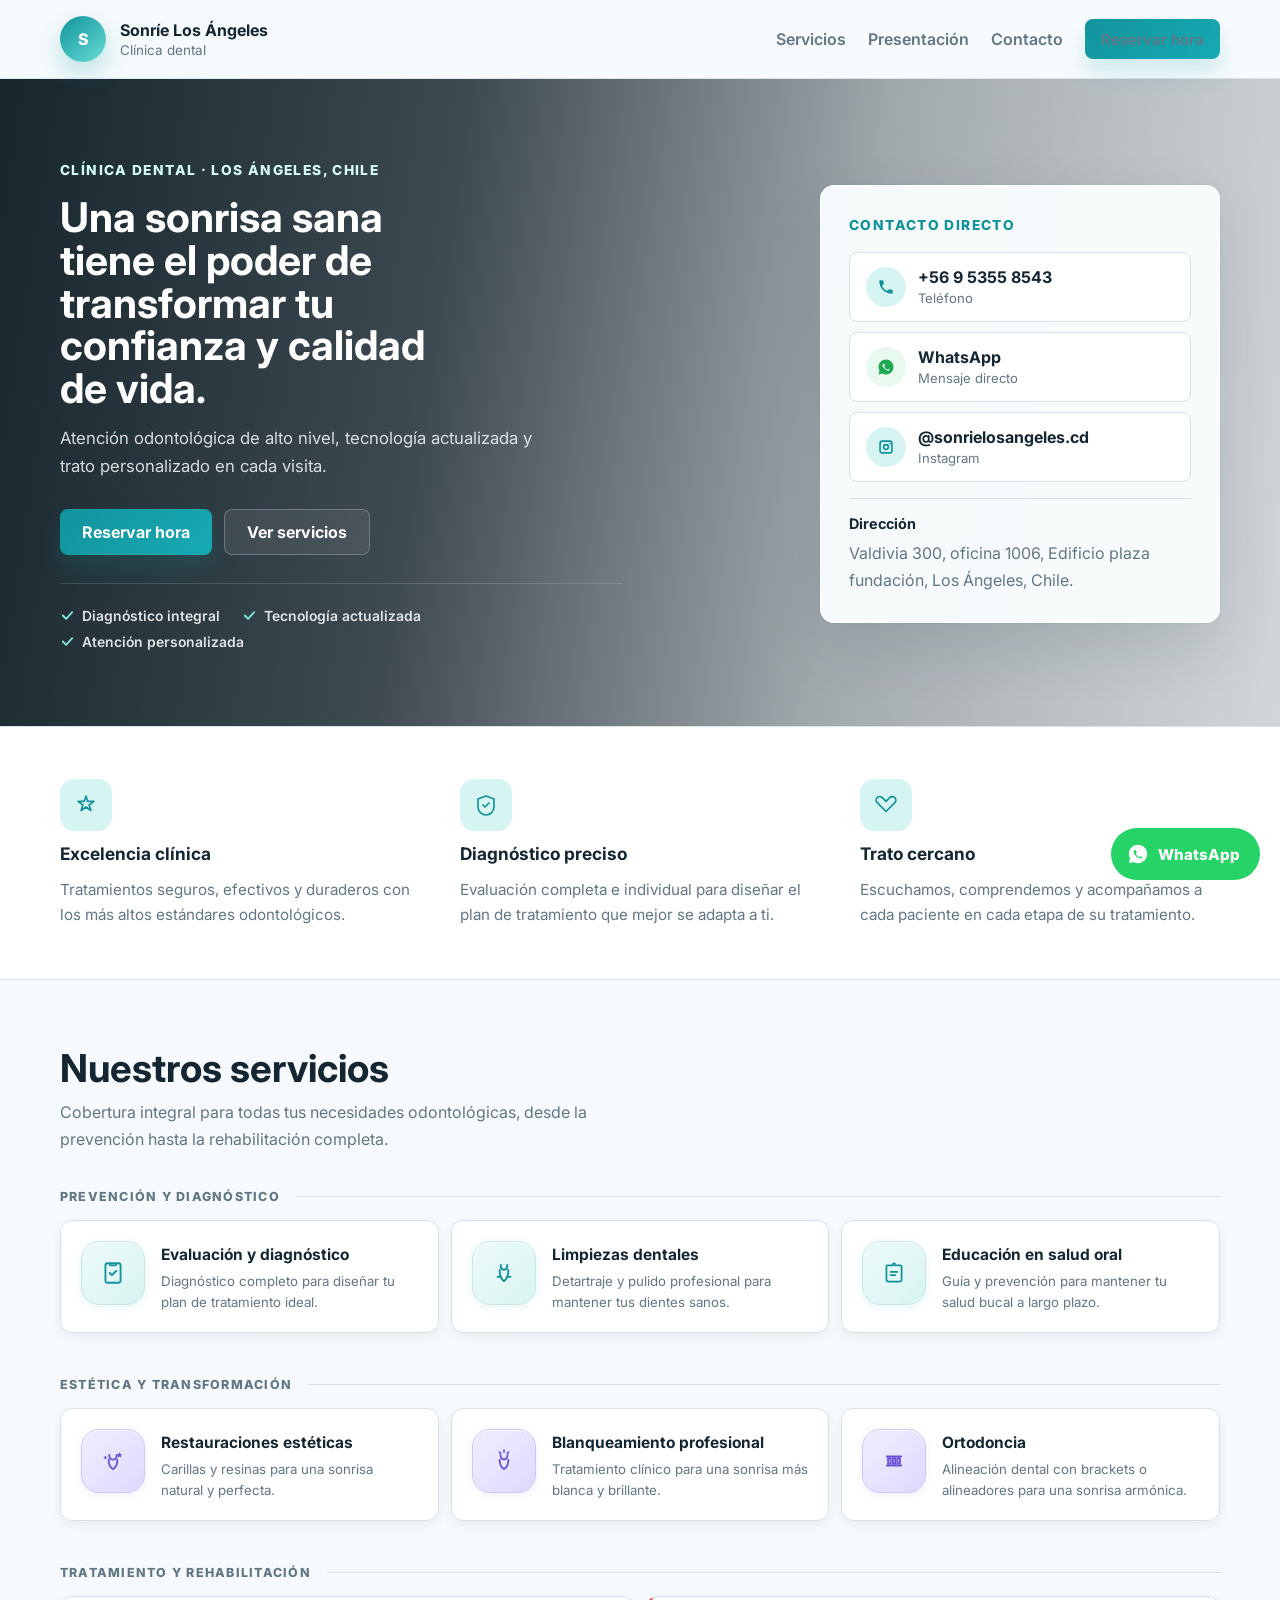
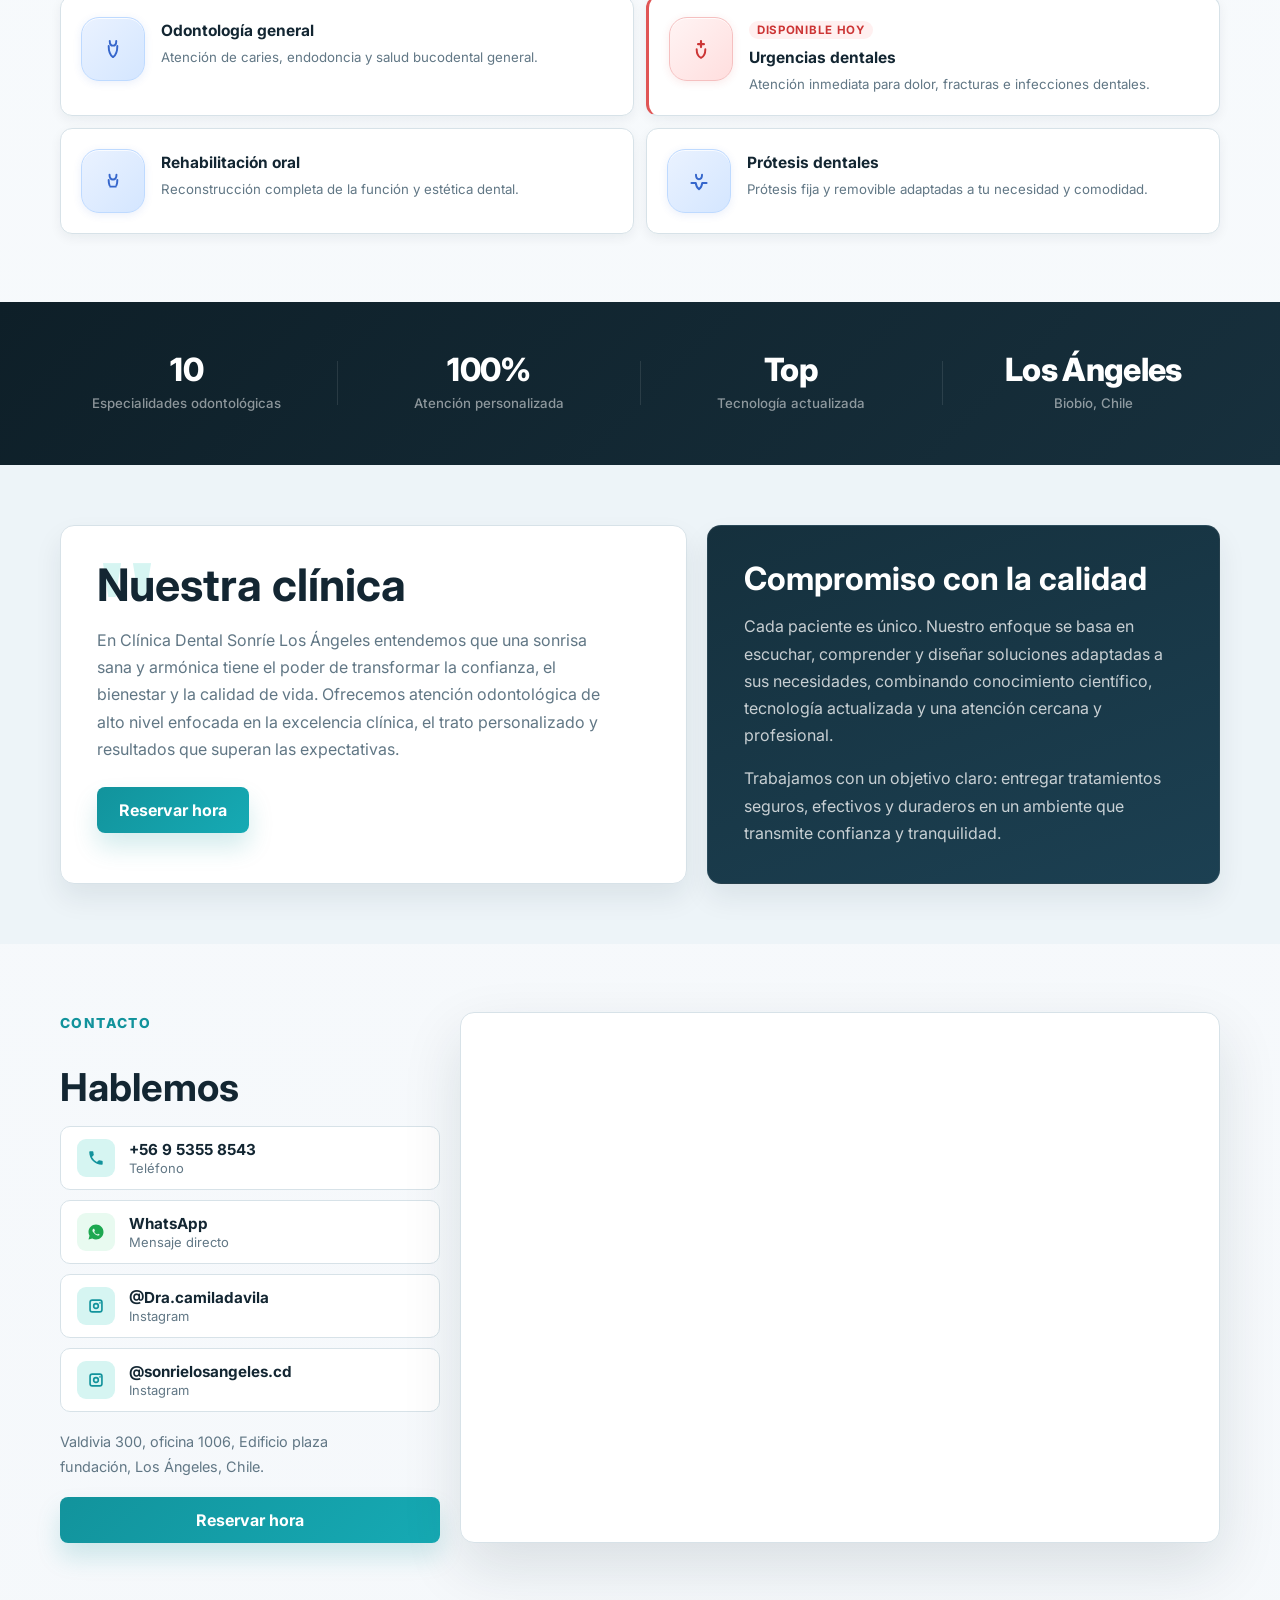
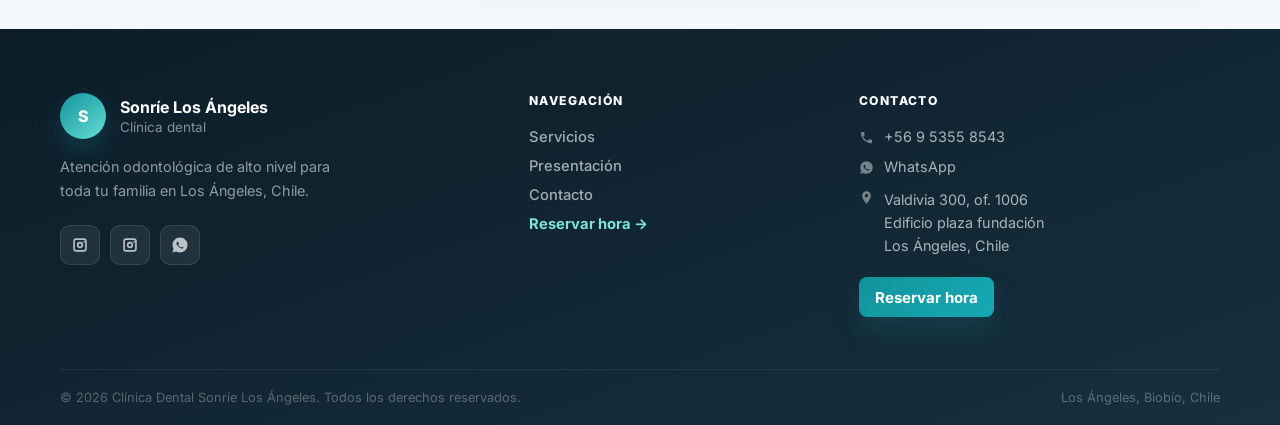
<file: index.html>
<!DOCTYPE html>
<html lang="es">
  <head>
    <meta charset="UTF-8" />
    <meta name="viewport" content="width=device-width, initial-scale=1.0" />
    <title>Clínica Dental Sonríe Los Ángeles</title>
    <meta name="description" content="Clínica dental en Los Ángeles, Chile. Evaluación, odontología general, limpiezas, estética dental, urgencias, rehabilitación oral, prótesis y ortodoncia." />
    <meta name="keywords" content="dentista Los Ángeles Chile, clínica dental Los Ángeles, odontología general, ortodoncia, blanqueamiento dental, rehabilitación oral, urgencias dentales" />
    <meta name="author" content="Clínica Dental Sonríe Los Ángeles" />
    <meta name="robots" content="index,follow" />
    <meta name="theme-color" content="#12939c" />
    <meta property="og:type" content="website" />
    <meta property="og:locale" content="es_CL" />
    <meta property="og:url" content="https://sonrielosangeles.cl/" />
    <meta property="og:title" content="Clínica Dental Sonríe Los Ángeles" />
    <meta property="og:description" content="Atención odontológica de alto nivel en Los Ángeles, Chile. Evaluación, prevención, estética dental, rehabilitación, prótesis y ortodoncia." />
    <meta name="twitter:card" content="summary_large_image" />
    <meta name="twitter:title" content="Clínica Dental Sonríe Los Ángeles" />
    <meta name="twitter:description" content="Atención odontológica de alto nivel en Los Ángeles, Chile." />
    <link rel="canonical" href="https://sonrielosangeles.cl/" />
    <link rel="icon" href="data:image/svg+xml,%3Csvg xmlns='http://www.w3.org/2000/svg' viewBox='0 0 64 64'%3E%3Cdefs%3E%3ClinearGradient id='g' x1='0' x2='1' y1='0' y2='1'%3E%3Cstop stop-color='%230d8b93'/%3E%3Cstop offset='1' stop-color='%237ce4dc'/%3E%3C/linearGradient%3E%3C/defs%3E%3Ccircle cx='32' cy='32' r='32' fill='url(%23g)'/%3E%3Ctext x='32' y='40' text-anchor='middle' font-family='Arial,sans-serif' font-size='28' font-weight='700' fill='white'%3ES%3C/text%3E%3C/svg%3E" />
    <link rel="preconnect" href="https://fonts.googleapis.com" />
    <link rel="preconnect" href="https://fonts.gstatic.com" crossorigin />
    <link href="https://fonts.googleapis.com/css2?family=Inter:wght@400;500;600;700;800&display=swap" rel="stylesheet" />
    <link rel="stylesheet" href="./styles.css" />
    <!-- Google Analytics — reemplaza G-XXXXXXXXXX con tu ID de medición de GA4 -->
    <script async src="https://www.googletagmanager.com/gtag/js?id=G-XXXXXXXXXX"></script>
    <script>
      window.dataLayer = window.dataLayer || [];
      function gtag(){dataLayer.push(arguments);}
      gtag('js', new Date());
      gtag('config', 'G-XXXXXXXXXX');
    </script>
    <script type="application/ld+json">
      {
        "@context": "https://schema.org",
        "@type": "Dentist",
        "name": "Clínica Dental Sonríe Los Ángeles",
        "url": "https://sonrielosangeles.cl",
        "telephone": "+56953558543",
        "address": {
          "@type": "PostalAddress",
          "streetAddress": "Valdivia 300, oficina 1006, Edificio plaza fundación",
          "addressLocality": "Los Ángeles",
          "addressRegion": "Biobío",
          "addressCountry": "CL"
        },
        "sameAs": [
          "https://www.instagram.com/dra.camiladavila/",
          "https://www.instagram.com/sonrielosangeles.cd/"
        ]
      }
    </script>
  </head>
  <body>

    <header class="site-header" id="site-header">
      <div class="container nav">
        <a class="brand" href="#inicio" aria-label="Ir al inicio">
          <span class="brand-mark">S</span>
          <span class="brand-text">
            <strong>Sonríe Los Ángeles</strong>
            <small>Clínica dental</small>
          </span>
        </a>
        <button class="menu-toggle" type="button" aria-expanded="false" aria-controls="site-menu" aria-label="Abrir menú">
          <span></span><span></span><span></span>
        </button>
        <nav id="site-menu" class="site-menu">
          <a href="#servicios">Servicios</a>
          <a href="#presentacion">Presentación</a>
          <a href="#contacto">Contacto</a>
          <a class="button button-primary button-small" href="./agenda.html">Reservar hora</a>
        </nav>
      </div>
    </header>

    <main>

      <!-- ═══ HERO ═══ -->
      <section id="inicio" class="hero">
        <div class="hero-backdrop" aria-hidden="true"></div>
        <div class="container hero-layout">

          <div class="hero-copy">
            <p class="section-label section-label-light">Clínica Dental · Los Ángeles, Chile</p>
            <h1>Una sonrisa sana tiene el poder de transformar tu confianza y calidad de vida.</h1>
            <p class="hero-sub">Atención odontológica de alto nivel, tecnología actualizada y trato personalizado en cada visita.</p>
            <div class="hero-actions">
              <a class="button button-primary" href="./agenda.html">Reservar hora</a>
              <a class="button button-secondary-light" href="#servicios">Ver servicios</a>
            </div>
            <div class="hero-trust">
              <span class="hero-trust-item">
                <svg viewBox="0 0 16 16" fill="none" focusable="false" aria-hidden="true"><path d="M3 8l3.5 3.5L13 4.5" stroke="currentColor" stroke-width="2" stroke-linecap="round" stroke-linejoin="round"/></svg>
                Diagnóstico integral
              </span>
              <span class="hero-trust-item">
                <svg viewBox="0 0 16 16" fill="none" focusable="false" aria-hidden="true"><path d="M3 8l3.5 3.5L13 4.5" stroke="currentColor" stroke-width="2" stroke-linecap="round" stroke-linejoin="round"/></svg>
                Tecnología actualizada
              </span>
              <span class="hero-trust-item">
                <svg viewBox="0 0 16 16" fill="none" focusable="false" aria-hidden="true"><path d="M3 8l3.5 3.5L13 4.5" stroke="currentColor" stroke-width="2" stroke-linecap="round" stroke-linejoin="round"/></svg>
                Atención personalizada
              </span>
            </div>
          </div>

          <aside class="hero-card">
            <p class="section-label">Contacto directo</p>
            <div class="hero-contact-list">
              <a class="contact-link" href="tel:+56953558543">
                <span class="contact-icon" aria-hidden="true">
                  <svg viewBox="0 0 24 24" focusable="false"><path d="M6.6 10.8a15.4 15.4 0 0 0 6.6 6.6l2.2-2.2a1 1 0 0 1 1-.24c1.1.36 2.28.54 3.48.54a1 1 0 0 1 1 1V20a1 1 0 0 1-1 1C10.5 21 3 13.5 3 4a1 1 0 0 1 1-1h3.5a1 1 0 0 1 1 1c0 1.2.18 2.38.54 3.48a1 1 0 0 1-.24 1z" fill="currentColor"/></svg>
                </span>
                <span><strong>+56 9 5355 8543</strong><small>Teléfono</small></span>
              </a>
              <a class="contact-link" href="https://wa.me/56953558543" target="_blank" rel="noreferrer">
                <span class="contact-icon contact-icon-wa" aria-hidden="true">
                  <svg viewBox="0 0 24 24" focusable="false"><path d="M12 2C6.48 2 2 6.48 2 12c0 1.85.5 3.58 1.37 5.07L2 22l5.07-1.35A9.94 9.94 0 0 0 12 22c5.52 0 10-4.48 10-10S17.52 2 12 2zm4.93 13.57c-.2.56-1.17 1.08-1.61 1.15-.42.06-.95.09-1.53-.1-.35-.11-.8-.27-1.38-.52-2.42-1.05-4-3.5-4.12-3.66-.12-.16-.96-1.28-.96-2.44 0-1.16.61-1.73.82-1.97.21-.24.46-.3.61-.3l.44.01c.14 0 .33-.05.52.4l.74 1.8c.07.16.11.35.02.55l-.28.53-.42.45c-.14.14-.29.3-.12.58.17.28.74 1.22 1.59 1.97.98.87 1.81 1.14 2.06 1.27.25.13.4.11.55-.07l.56-.66c.15-.19.3-.15.5-.09l1.58.74c.18.08.3.13.34.2.04.07.04.43-.16.99z" fill="currentColor"/></svg>
                </span>
                <span><strong>WhatsApp</strong><small>Mensaje directo</small></span>
              </a>
              <a class="contact-link" href="https://www.instagram.com/sonrielosangeles.cd/" target="_blank" rel="noreferrer">
                <span class="contact-icon" aria-hidden="true">
                  <svg viewBox="0 0 24 24" focusable="false"><path d="M7 3h10a4 4 0 0 1 4 4v10a4 4 0 0 1-4 4H7a4 4 0 0 1-4-4V7a4 4 0 0 1 4-4zm0 2.2A1.8 1.8 0 0 0 5.2 7v10c0 1 .8 1.8 1.8 1.8h10c1 0 1.8-.8 1.8-1.8V7c0-1-.8-1.8-1.8-1.8zm10.35 1.55a1.1 1.1 0 1 1 0 2.2 1.1 1.1 0 0 1 0-2.2zM12 7.8A4.2 4.2 0 1 1 7.8 12 4.2 4.2 0 0 1 12 7.8zm0 2.2A2 2 0 1 0 14 12a2 2 0 0 0-2-2z" fill="currentColor"/></svg>
                </span>
                <span><strong>@sonrielosangeles.cd</strong><small>Instagram</small></span>
              </a>
            </div>
            <div class="hero-address">
              <strong>Dirección</strong>
              <p>Valdivia 300, oficina 1006, Edificio plaza fundación, Los Ángeles, Chile.</p>
            </div>
          </aside>

        </div>
      </section>

      <!-- ═══ PILARES ═══ -->
      <section class="pillars-strip">
        <div class="container pillars-grid">
          <div class="pillar fade-in">
            <span class="pillar-icon" aria-hidden="true">
              <svg viewBox="0 0 24 24" fill="none" focusable="false"><path d="M12 3l1.8 5.4H20l-4.9 3.6 1.8 5.5L12 14l-4.9 3.5 1.8-5.5L4 8.4h6.2z" stroke="currentColor" stroke-width="1.7" stroke-linejoin="round"/></svg>
            </span>
            <h3>Excelencia clínica</h3>
            <p>Tratamientos seguros, efectivos y duraderos con los más altos estándares odontológicos.</p>
          </div>
          <div class="pillar fade-in">
            <span class="pillar-icon" aria-hidden="true">
              <svg viewBox="0 0 24 24" fill="none" focusable="false"><path d="M12 22c-4.4 0-8-3.6-8-8V6l8-3 8 3v8c0 4.4-3.6 8-8 8z" stroke="currentColor" stroke-width="1.7" stroke-linejoin="round"/><path d="M9 12l2 2 4-4" stroke="currentColor" stroke-width="1.7" stroke-linecap="round" stroke-linejoin="round"/></svg>
            </span>
            <h3>Diagnóstico preciso</h3>
            <p>Evaluación completa e individual para diseñar el plan de tratamiento que mejor se adapta a ti.</p>
          </div>
          <div class="pillar fade-in">
            <span class="pillar-icon" aria-hidden="true">
              <svg viewBox="0 0 24 24" fill="none" focusable="false"><path d="M20.8 4.6a3.6 3.6 0 0 0-5.1 0L12 8.4 8.3 4.6a3.6 3.6 0 0 0-5.1 5.1l8.8 8.8 8.8-8.8a3.6 3.6 0 0 0 0-5.1z" stroke="currentColor" stroke-width="1.7" stroke-linejoin="round"/></svg>
            </span>
            <h3>Trato cercano</h3>
            <p>Escuchamos, comprendemos y acompañamos a cada paciente en cada etapa de su tratamiento.</p>
          </div>
        </div>
      </section>

      <!-- ═══ SERVICIOS ═══ -->
      <section id="servicios" class="section">
        <div class="container">
          <div class="section-head fade-in">
            <h2>Nuestros servicios</h2>
            <p class="section-desc">Cobertura integral para todas tus necesidades odontológicas, desde la prevención hasta la rehabilitación completa.</p>
          </div>

          <div class="services-categories">

            <div class="service-category">
              <div class="service-category-header fade-in">
                <span class="service-category-label">Prevención y diagnóstico</span>
                <span class="service-category-line" aria-hidden="true"></span>
              </div>
              <div class="services-grid services-grid-3">
                <article class="service-card fade-in">
                  <span class="service-icon service-icon--prevention" aria-hidden="true">
                    <svg viewBox="0 0 24 24" fill="none" focusable="false"><rect x="5" y="3" width="14" height="18" rx="2" stroke="currentColor" stroke-width="1.7"/><path d="M9 3v1a1 1 0 0 0 1 1h4a1 1 0 0 0 1-1V3" stroke="currentColor" stroke-width="1.7"/><path d="M9 12l2 2 4-4" stroke="currentColor" stroke-width="1.8" stroke-linecap="round" stroke-linejoin="round"/></svg>
                  </span>
                  <div class="service-card-body">
                    <strong>Evaluación y diagnóstico</strong>
                    <span class="service-card-desc">Diagnóstico completo para diseñar tu plan de tratamiento ideal.</span>
                  </div>
                </article>
                <article class="service-card fade-in">
                  <span class="service-icon service-icon--prevention" aria-hidden="true">
                    <svg viewBox="0 0 24 24" fill="none" focusable="false"><path d="M9 4.5c0 2.4.7 4.4 3 4.4s3-2 3-4.4M8 9.2c0 6 1.4 8.6 4 10.3 2.6-1.7 4-4.3 4-10.3" stroke="currentColor" stroke-width="1.8" stroke-linecap="round" stroke-linejoin="round"/><path d="M6 15.5h3M15 15.5h3" stroke="currentColor" stroke-width="1.6" stroke-linecap="round"/></svg>
                  </span>
                  <div class="service-card-body">
                    <strong>Limpiezas dentales</strong>
                    <span class="service-card-desc">Detartraje y pulido profesional para mantener tus dientes sanos.</span>
                  </div>
                </article>
                <article class="service-card fade-in">
                  <span class="service-icon service-icon--prevention" aria-hidden="true">
                    <svg viewBox="0 0 24 24" fill="none" focusable="false"><path d="M12 3a1 1 0 0 1 1 1v1h5a1 1 0 0 1 1 1v12a2 2 0 0 1-2 2H7a2 2 0 0 1-2-2V6a1 1 0 0 1 1-1h5V4a1 1 0 0 1 1-1z" stroke="currentColor" stroke-width="1.6" stroke-linejoin="round"/><path d="M9 11h6M9 14h4" stroke="currentColor" stroke-width="1.7" stroke-linecap="round"/></svg>
                  </span>
                  <div class="service-card-body">
                    <strong>Educación en salud oral</strong>
                    <span class="service-card-desc">Guía y prevención para mantener tu salud bucal a largo plazo.</span>
                  </div>
                </article>
              </div>
            </div>

            <div class="service-category">
              <div class="service-category-header fade-in">
                <span class="service-category-label">Estética y transformación</span>
                <span class="service-category-line" aria-hidden="true"></span>
              </div>
              <div class="services-grid services-grid-3">
                <article class="service-card fade-in">
                  <span class="service-icon service-icon--aesthetic" aria-hidden="true">
                    <svg viewBox="0 0 24 24" fill="none" focusable="false"><path d="M8.5 6.5c0 2.3.8 4.2 3.5 4.2s3.5-1.9 3.5-4.2M8 10.8c0 5.1 1.6 7.5 4 8.7 2.4-1.2 4-3.6 4-8.7" stroke="currentColor" stroke-width="1.7" stroke-linecap="round" stroke-linejoin="round"/><path d="M18 4l.8 1.6 1.7.2-1.2 1.2.3 1.7-1.6-.8-1.6.8.3-1.7-1.2-1.2 1.7-.2z" fill="currentColor"/><path d="M5 7l.6 1.1 1.2.2-.9.8.2 1.2L5 9.7 3.9 10.3l.2-1.2-.9-.8 1.2-.2z" fill="currentColor"/></svg>
                  </span>
                  <div class="service-card-body">
                    <strong>Restauraciones estéticas</strong>
                    <span class="service-card-desc">Carillas y resinas para una sonrisa natural y perfecta.</span>
                  </div>
                </article>
                <article class="service-card fade-in">
                  <span class="service-icon service-icon--aesthetic" aria-hidden="true">
                    <svg viewBox="0 0 24 24" fill="none" focusable="false"><path d="M8.8 6.5c0 2.2.8 4 3.2 4s3.2-1.8 3.2-4M8 10.9c0 5 1.6 7.4 4 8.6 2.4-1.2 4-3.6 4-8.6" stroke="currentColor" stroke-width="1.7" stroke-linecap="round" stroke-linejoin="round"/><path d="M12 2v1.5M16.2 3.8l-1 1M7.8 3.8l1 1" stroke="currentColor" stroke-width="1.6" stroke-linecap="round"/></svg>
                  </span>
                  <div class="service-card-body">
                    <strong>Blanqueamiento profesional</strong>
                    <span class="service-card-desc">Tratamiento clínico para una sonrisa más blanca y brillante.</span>
                  </div>
                </article>
                <article class="service-card fade-in">
                  <span class="service-icon service-icon--aesthetic" aria-hidden="true">
                    <svg viewBox="0 0 24 24" fill="none" focusable="false"><path d="M6.5 9.5h2.3v5H6.5zM10.9 9.5h2.3v5h-2.3zM15.2 9.5h2.3v5h-2.3z" stroke="currentColor" stroke-width="1.7" stroke-linejoin="round"/><path d="M5.4 7.8h13.2M5.4 16.2h13.2" stroke="currentColor" stroke-width="1.8" stroke-linecap="round"/></svg>
                  </span>
                  <div class="service-card-body">
                    <strong>Ortodoncia</strong>
                    <span class="service-card-desc">Alineación dental con brackets o alineadores para una sonrisa armónica.</span>
                  </div>
                </article>
              </div>
            </div>

            <div class="service-category">
              <div class="service-category-header fade-in">
                <span class="service-category-label">Tratamiento y rehabilitación</span>
                <span class="service-category-line" aria-hidden="true"></span>
              </div>
              <div class="services-grid services-grid-2">
                <article class="service-card fade-in">
                  <span class="service-icon service-icon--treatment" aria-hidden="true">
                    <svg viewBox="0 0 24 24" fill="none" focusable="false"><path d="M9 4.5c0 2.4.7 4.4 3 4.4s3-2 3-4.4M8 9.2c0 6 1.4 8.6 4 10.3 2.6-1.7 4-4.3 4-10.3" stroke="currentColor" stroke-width="1.8" stroke-linecap="round" stroke-linejoin="round"/></svg>
                  </span>
                  <div class="service-card-body">
                    <strong>Odontología general</strong>
                    <span class="service-card-desc">Atención de caries, endodoncia y salud bucodental general.</span>
                  </div>
                </article>
                <article class="service-card service-card--urgent fade-in">
                  <span class="service-icon service-icon--urgent" aria-hidden="true">
                    <svg viewBox="0 0 24 24" fill="none" focusable="false"><path d="M12 4.8v5.4M9.3 7.5h5.4" stroke="currentColor" stroke-width="2" stroke-linecap="round"/><path d="M8 12.2c0 4.8 1.6 6.9 4 8 2.4-1.1 4-3.2 4-8" stroke="currentColor" stroke-width="1.8" stroke-linecap="round" stroke-linejoin="round"/></svg>
                  </span>
                  <div class="service-card-body">
                    <span class="service-urgent-badge">Disponible hoy</span>
                    <strong>Urgencias dentales</strong>
                    <span class="service-card-desc">Atención inmediata para dolor, fracturas e infecciones dentales.</span>
                  </div>
                </article>
                <article class="service-card fade-in">
                  <span class="service-icon service-icon--treatment" aria-hidden="true">
                    <svg viewBox="0 0 24 24" fill="none" focusable="false"><path d="M8.8 6.3c0 2.4.9 4.4 3.2 4.4s3.2-2 3.2-4.4M8 11c0 2 .3 3.6.8 4.9M16 11c0 2-.3 3.6-.8 4.9M9.5 17.2h5" stroke="currentColor" stroke-width="1.8" stroke-linecap="round" stroke-linejoin="round"/></svg>
                  </span>
                  <div class="service-card-body">
                    <strong>Rehabilitación oral</strong>
                    <span class="service-card-desc">Reconstrucción completa de la función y estética dental.</span>
                  </div>
                </article>
                <article class="service-card fade-in">
                  <span class="service-icon service-icon--treatment" aria-hidden="true">
                    <svg viewBox="0 0 24 24" fill="none" focusable="false"><path d="M5 13.8h4M15 13.8h4M9 13.8c.3 2.7 1.4 4.7 3 5.8 1.6-1.1 2.7-3.1 3-5.8M9.2 6.3c0 2.3.8 4.1 2.8 4.1s2.8-1.8 2.8-4.1" stroke="currentColor" stroke-width="1.8" stroke-linecap="round" stroke-linejoin="round"/></svg>
                  </span>
                  <div class="service-card-body">
                    <strong>Prótesis dentales</strong>
                    <span class="service-card-desc">Prótesis fija y removible adaptadas a tu necesidad y comodidad.</span>
                  </div>
                </article>
              </div>
            </div>

          </div>
        </div>
      </section>

      <!-- ═══ STATS ═══ -->
      <section class="stats-strip">
        <div class="container stats-grid">
          <div class="stat-item fade-in">
            <strong class="stat-value">10</strong>
            <span class="stat-label">Especialidades odontológicas</span>
          </div>
          <div class="stat-divider" aria-hidden="true"></div>
          <div class="stat-item fade-in">
            <strong class="stat-value">100%</strong>
            <span class="stat-label">Atención personalizada</span>
          </div>
          <div class="stat-divider" aria-hidden="true"></div>
          <div class="stat-item fade-in">
            <strong class="stat-value">Top</strong>
            <span class="stat-label">Tecnología actualizada</span>
          </div>
          <div class="stat-divider" aria-hidden="true"></div>
          <div class="stat-item fade-in">
            <strong class="stat-value">Los Ángeles</strong>
            <span class="stat-label">Biobío, Chile</span>
          </div>
        </div>
      </section>

      <!-- ═══ PRESENTACIÓN ═══ -->
      <section id="presentacion" class="section section-soft section-intro">
        <div class="container">
          <div class="intro-layout">
            <article class="intro-panel intro-panel-main fade-in">
              <div class="intro-main-inner">
                <span class="intro-quote-mark" aria-hidden="true">"</span>
                <h2>Nuestra clínica</h2>
                <p>En Clínica Dental Sonríe Los Ángeles entendemos que una sonrisa sana y armónica tiene el poder de transformar la confianza, el bienestar y la calidad de vida. Ofrecemos atención odontológica de alto nivel enfocada en la excelencia clínica, el trato personalizado y resultados que superan las expectativas.</p>
                <a class="button button-primary" href="./agenda.html">Reservar hora</a>
              </div>
            </article>
            <article class="intro-panel intro-panel-contrast fade-in">
              <h3>Compromiso con la calidad</h3>
              <p>Cada paciente es único. Nuestro enfoque se basa en escuchar, comprender y diseñar soluciones adaptadas a sus necesidades, combinando conocimiento científico, tecnología actualizada y una atención cercana y profesional.</p>
              <p>Trabajamos con un objetivo claro: entregar tratamientos seguros, efectivos y duraderos en un ambiente que transmite confianza y tranquilidad.</p>
            </article>
          </div>
        </div>
      </section>

      <!-- ═══ CONTACTO ═══ -->
      <section id="contacto" class="section">
        <div class="container contact-layout">
          <article class="content-block contact-block fade-in">
            <p class="section-label">Contacto</p>
            <h2>Hablemos</h2>
            <div class="contact-detail-list">
              <a href="tel:+56953558543" class="contact-item">
                <span class="contact-item-icon" aria-hidden="true">
                  <svg viewBox="0 0 24 24" focusable="false"><path d="M6.6 10.8a15.4 15.4 0 0 0 6.6 6.6l2.2-2.2a1 1 0 0 1 1-.24c1.1.36 2.28.54 3.48.54a1 1 0 0 1 1 1V20a1 1 0 0 1-1 1C10.5 21 3 13.5 3 4a1 1 0 0 1 1-1h3.5a1 1 0 0 1 1 1c0 1.2.18 2.38.54 3.48a1 1 0 0 1-.24 1z" fill="currentColor"/></svg>
                </span>
                <span class="contact-item-body"><strong>+56 9 5355 8543</strong><small>Teléfono</small></span>
              </a>
              <a href="https://wa.me/56953558543" class="contact-item" target="_blank" rel="noreferrer">
                <span class="contact-item-icon contact-item-icon-wa" aria-hidden="true">
                  <svg viewBox="0 0 24 24" focusable="false"><path d="M12 2C6.48 2 2 6.48 2 12c0 1.85.5 3.58 1.37 5.07L2 22l5.07-1.35A9.94 9.94 0 0 0 12 22c5.52 0 10-4.48 10-10S17.52 2 12 2zm4.93 13.57c-.2.56-1.17 1.08-1.61 1.15-.42.06-.95.09-1.53-.1-.35-.11-.8-.27-1.38-.52-2.42-1.05-4-3.5-4.12-3.66-.12-.16-.96-1.28-.96-2.44 0-1.16.61-1.73.82-1.97.21-.24.46-.3.61-.3l.44.01c.14 0 .33-.05.52.4l.74 1.8c.07.16.11.35.02.55l-.28.53-.42.45c-.14.14-.29.3-.12.58.17.28.74 1.22 1.59 1.97.98.87 1.81 1.14 2.06 1.27.25.13.4.11.55-.07l.56-.66c.15-.19.3-.15.5-.09l1.58.74c.18.08.3.13.34.2.04.07.04.43-.16.99z" fill="currentColor"/></svg>
                </span>
                <span class="contact-item-body"><strong>WhatsApp</strong><small>Mensaje directo</small></span>
              </a>
              <a href="https://www.instagram.com/dra.camiladavila/" class="contact-item" target="_blank" rel="noreferrer">
                <span class="contact-item-icon" aria-hidden="true">
                  <svg viewBox="0 0 24 24" focusable="false"><path d="M7 3h10a4 4 0 0 1 4 4v10a4 4 0 0 1-4 4H7a4 4 0 0 1-4-4V7a4 4 0 0 1 4-4zm0 2.2A1.8 1.8 0 0 0 5.2 7v10c0 1 .8 1.8 1.8 1.8h10c1 0 1.8-.8 1.8-1.8V7c0-1-.8-1.8-1.8-1.8zm10.35 1.55a1.1 1.1 0 1 1 0 2.2 1.1 1.1 0 0 1 0-2.2zM12 7.8A4.2 4.2 0 1 1 7.8 12 4.2 4.2 0 0 1 12 7.8zm0 2.2A2 2 0 1 0 14 12a2 2 0 0 0-2-2z" fill="currentColor"/></svg>
                </span>
                <span class="contact-item-body"><strong>@Dra.camiladavila</strong><small>Instagram</small></span>
              </a>
              <a href="https://www.instagram.com/sonrielosangeles.cd/" class="contact-item" target="_blank" rel="noreferrer">
                <span class="contact-item-icon" aria-hidden="true">
                  <svg viewBox="0 0 24 24" focusable="false"><path d="M7 3h10a4 4 0 0 1 4 4v10a4 4 0 0 1-4 4H7a4 4 0 0 1-4-4V7a4 4 0 0 1 4-4zm0 2.2A1.8 1.8 0 0 0 5.2 7v10c0 1 .8 1.8 1.8 1.8h10c1 0 1.8-.8 1.8-1.8V7c0-1-.8-1.8-1.8-1.8zm10.35 1.55a1.1 1.1 0 1 1 0 2.2 1.1 1.1 0 0 1 0-2.2zM12 7.8A4.2 4.2 0 1 1 7.8 12 4.2 4.2 0 0 1 12 7.8zm0 2.2A2 2 0 1 0 14 12a2 2 0 0 0-2-2z" fill="currentColor"/></svg>
                </span>
                <span class="contact-item-body"><strong>@sonrielosangeles.cd</strong><small>Instagram</small></span>
              </a>
            </div>
            <p class="contact-address-line">Valdivia 300, oficina 1006, Edificio plaza fundación, Los Ángeles, Chile.</p>
            <a class="button button-primary" href="./agenda.html">Reservar hora</a>
          </article>
          <div class="map-wrap fade-in">
            <iframe
              title="Mapa de Clínica Dental Sonríe Los Ángeles"
              src="https://www.google.com/maps?q=Edificio%20Plaza%20Fundaci%C3%B3n%2C%20Valdivia%20300%20oficina%201006%2C%20Los%20%C3%81ngeles%2C%20Chile&z=17&output=embed"
              loading="lazy"
              referrerpolicy="no-referrer-when-downgrade"
            ></iframe>
          </div>
        </div>
      </section>

    </main>

    <!-- ═══ FOOTER PREMIUM ═══ -->
    <footer class="site-footer">
      <div class="container footer-main">

        <div class="footer-col footer-col-brand">
          <a class="brand footer-brand-link" href="#inicio" aria-label="Ir al inicio">
            <span class="brand-mark footer-mark">S</span>
            <span class="brand-text">
              <strong>Sonríe Los Ángeles</strong>
              <small>Clínica dental</small>
            </span>
          </a>
          <p class="footer-tagline">Atención odontológica de alto nivel para toda tu familia en Los Ángeles, Chile.</p>
          <div class="footer-social">
            <a class="footer-social-link" href="https://www.instagram.com/dra.camiladavila/" target="_blank" rel="noreferrer" aria-label="Instagram Dra. Camila Dávila">
              <svg viewBox="0 0 24 24" focusable="false" aria-hidden="true"><path d="M7 3h10a4 4 0 0 1 4 4v10a4 4 0 0 1-4 4H7a4 4 0 0 1-4-4V7a4 4 0 0 1 4-4zm0 2.2A1.8 1.8 0 0 0 5.2 7v10c0 1 .8 1.8 1.8 1.8h10c1 0 1.8-.8 1.8-1.8V7c0-1-.8-1.8-1.8-1.8zm10.35 1.55a1.1 1.1 0 1 1 0 2.2 1.1 1.1 0 0 1 0-2.2zM12 7.8A4.2 4.2 0 1 1 7.8 12 4.2 4.2 0 0 1 12 7.8zm0 2.2A2 2 0 1 0 14 12a2 2 0 0 0-2-2z" fill="currentColor"/></svg>
            </a>
            <a class="footer-social-link" href="https://www.instagram.com/sonrielosangeles.cd/" target="_blank" rel="noreferrer" aria-label="Instagram Sonríe Los Ángeles">
              <svg viewBox="0 0 24 24" focusable="false" aria-hidden="true"><path d="M7 3h10a4 4 0 0 1 4 4v10a4 4 0 0 1-4 4H7a4 4 0 0 1-4-4V7a4 4 0 0 1 4-4zm0 2.2A1.8 1.8 0 0 0 5.2 7v10c0 1 .8 1.8 1.8 1.8h10c1 0 1.8-.8 1.8-1.8V7c0-1-.8-1.8-1.8-1.8zm10.35 1.55a1.1 1.1 0 1 1 0 2.2 1.1 1.1 0 0 1 0-2.2zM12 7.8A4.2 4.2 0 1 1 7.8 12 4.2 4.2 0 0 1 12 7.8zm0 2.2A2 2 0 1 0 14 12a2 2 0 0 0-2-2z" fill="currentColor"/></svg>
            </a>
            <a class="footer-social-link footer-social-link-wa" href="https://wa.me/56953558543" target="_blank" rel="noreferrer" aria-label="WhatsApp">
              <svg viewBox="0 0 24 24" focusable="false" aria-hidden="true"><path d="M12 2C6.48 2 2 6.48 2 12c0 1.85.5 3.58 1.37 5.07L2 22l5.07-1.35A9.94 9.94 0 0 0 12 22c5.52 0 10-4.48 10-10S17.52 2 12 2zm4.93 13.57c-.2.56-1.17 1.08-1.61 1.15-.42.06-.95.09-1.53-.1-.35-.11-.8-.27-1.38-.52-2.42-1.05-4-3.5-4.12-3.66-.12-.16-.96-1.28-.96-2.44 0-1.16.61-1.73.82-1.97.21-.24.46-.3.61-.3l.44.01c.14 0 .33-.05.52.4l.74 1.8c.07.16.11.35.02.55l-.28.53-.42.45c-.14.14-.29.3-.12.58.17.28.74 1.22 1.59 1.97.98.87 1.81 1.14 2.06 1.27.25.13.4.11.55-.07l.56-.66c.15-.19.3-.15.5-.09l1.58.74c.18.08.3.13.34.2.04.07.04.43-.16.99z" fill="currentColor"/></svg>
            </a>
          </div>
        </div>

        <div class="footer-col">
          <h4 class="footer-col-title">Navegación</h4>
          <nav class="footer-nav-links">
            <a href="#servicios">Servicios</a>
            <a href="#presentacion">Presentación</a>
            <a href="#contacto">Contacto</a>
            <a href="./agenda.html" class="footer-cta-link">Reservar hora →</a>
          </nav>
        </div>

        <div class="footer-col">
          <h4 class="footer-col-title">Contacto</h4>
          <div class="footer-contact-items">
            <a href="tel:+56953558543" class="footer-contact-item">
              <svg viewBox="0 0 24 24" focusable="false" aria-hidden="true"><path d="M6.6 10.8a15.4 15.4 0 0 0 6.6 6.6l2.2-2.2a1 1 0 0 1 1-.24c1.1.36 2.28.54 3.48.54a1 1 0 0 1 1 1V20a1 1 0 0 1-1 1C10.5 21 3 13.5 3 4a1 1 0 0 1 1-1h3.5a1 1 0 0 1 1 1c0 1.2.18 2.38.54 3.48a1 1 0 0 1-.24 1z" fill="currentColor"/></svg>
              +56 9 5355 8543
            </a>
            <a href="https://wa.me/56953558543" class="footer-contact-item" target="_blank" rel="noreferrer">
              <svg viewBox="0 0 24 24" focusable="false" aria-hidden="true"><path d="M12 2C6.48 2 2 6.48 2 12c0 1.85.5 3.58 1.37 5.07L2 22l5.07-1.35A9.94 9.94 0 0 0 12 22c5.52 0 10-4.48 10-10S17.52 2 12 2zm4.93 13.57c-.2.56-1.17 1.08-1.61 1.15-.42.06-.95.09-1.53-.1-.35-.11-.8-.27-1.38-.52-2.42-1.05-4-3.5-4.12-3.66-.12-.16-.96-1.28-.96-2.44 0-1.16.61-1.73.82-1.97.21-.24.46-.3.61-.3l.44.01c.14 0 .33-.05.52.4l.74 1.8c.07.16.11.35.02.55l-.28.53-.42.45c-.14.14-.29.3-.12.58.17.28.74 1.22 1.59 1.97.98.87 1.81 1.14 2.06 1.27.25.13.4.11.55-.07l.56-.66c.15-.19.3-.15.5-.09l1.58.74c.18.08.3.13.34.2.04.07.04.43-.16.99z" fill="currentColor"/></svg>
              WhatsApp
            </a>
            <div class="footer-contact-item footer-contact-address">
              <svg viewBox="0 0 24 24" focusable="false" aria-hidden="true"><path d="M12 2C8.13 2 5 5.13 5 9c0 5.25 7 13 7 13s7-7.75 7-13c0-3.87-3.13-7-7-7zm0 9.5c-1.38 0-2.5-1.12-2.5-2.5S10.62 6.5 12 6.5s2.5 1.12 2.5 2.5S13.38 11.5 12 11.5z" fill="currentColor"/></svg>
              <span>Valdivia 300, of. 1006<br>Edificio plaza fundación<br>Los Ángeles, Chile</span>
            </div>
          </div>
          <a class="button button-primary button-small" href="./agenda.html" style="margin-top:20px;display:inline-flex">Reservar hora</a>
        </div>

      </div>

      <div class="footer-bottom">
        <div class="container footer-bottom-inner">
          <span>© 2026 Clínica Dental Sonríe Los Ángeles. Todos los derechos reservados.</span>
          <span>Los Ángeles, Biobío, Chile</span>
        </div>
      </div>
    </footer>

    <a class="floating-cta" href="https://wa.me/56953558543" target="_blank" rel="noreferrer" aria-label="Hablar por WhatsApp">
      <svg class="floating-cta-icon" viewBox="0 0 24 24" focusable="false" aria-hidden="true"><path d="M12 2C6.48 2 2 6.48 2 12c0 1.85.5 3.58 1.37 5.07L2 22l5.07-1.35A9.94 9.94 0 0 0 12 22c5.52 0 10-4.48 10-10S17.52 2 12 2zm4.93 13.57c-.2.56-1.17 1.08-1.61 1.15-.42.06-.95.09-1.53-.1-.35-.11-.8-.27-1.38-.52-2.42-1.05-4-3.5-4.12-3.66-.12-.16-.96-1.28-.96-2.44 0-1.16.61-1.73.82-1.97.21-.24.46-.3.61-.3l.44.01c.14 0 .33-.05.52.4l.74 1.8c.07.16.11.35.02.55l-.28.53-.42.45c-.14.14-.29.3-.12.58.17.28.74 1.22 1.59 1.97.98.87 1.81 1.14 2.06 1.27.25.13.4.11.55-.07l.56-.66c.15-.19.3-.15.5-.09l1.58.74c.18.08.3.13.34.2.04.07.04.43-.16.99z" fill="currentColor"/></svg>
      WhatsApp
    </a>

    <script src="./script.js"></script>
  </body>
</html>
</file>
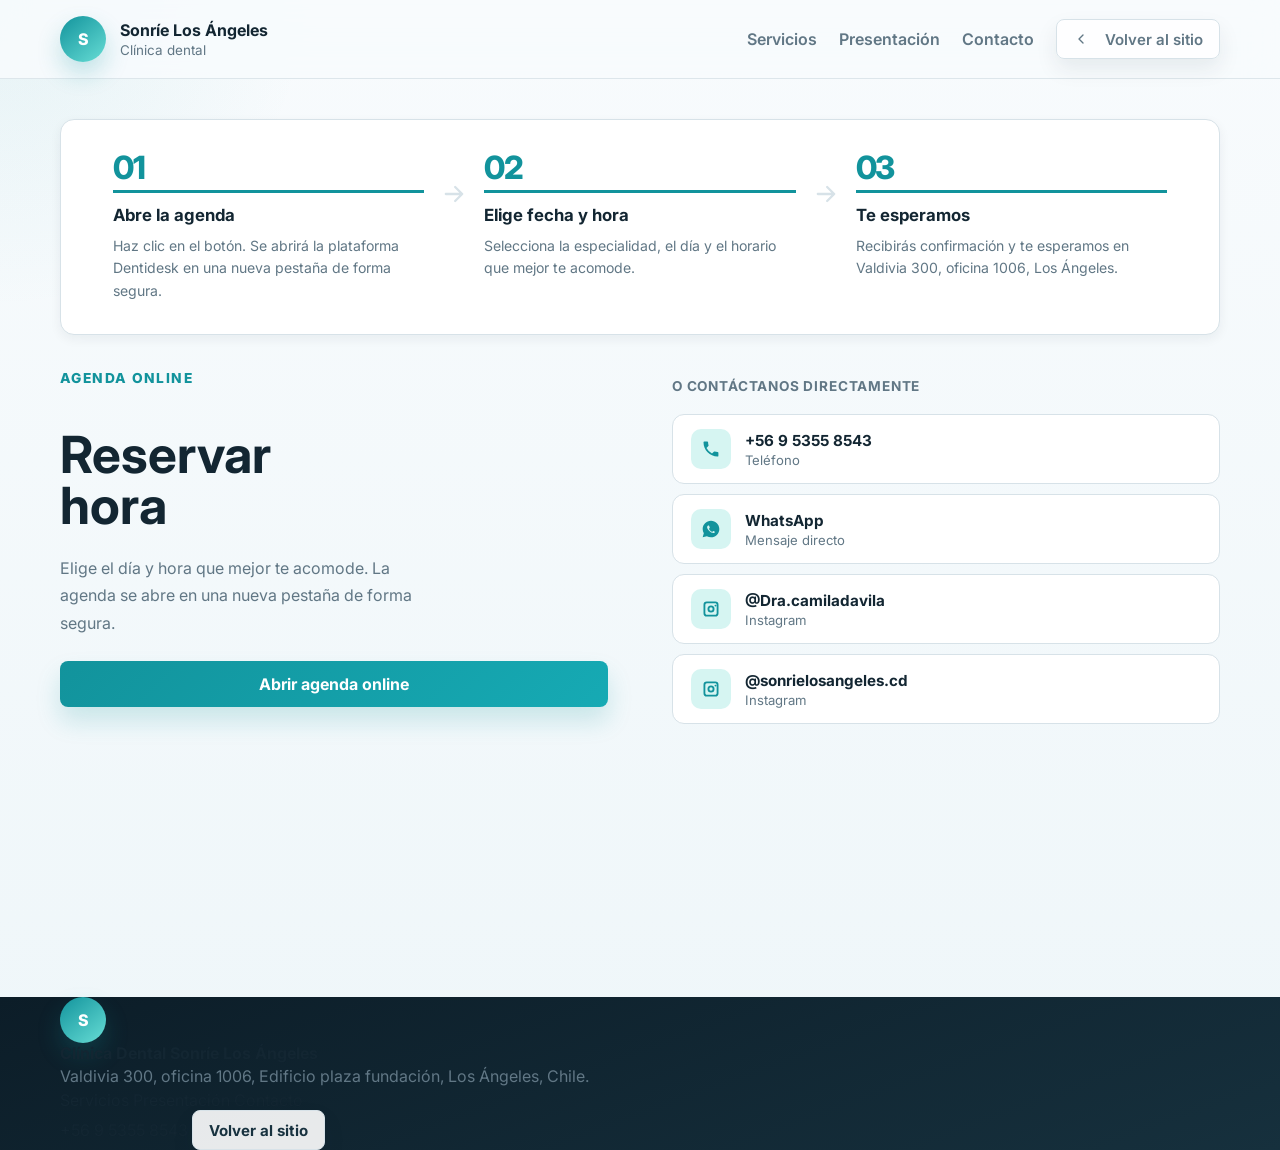
<file: agenda.html>
<!DOCTYPE html>
<html lang="es">
  <head>
    <meta charset="UTF-8" />
    <meta name="viewport" content="width=device-width, initial-scale=1.0" />
    <title>Reservar hora | Clínica Dental Sonríe Los Ángeles</title>
    <meta
      name="description"
      content="Reserva tu hora en Clínica Dental Sonríe Los Ángeles."
    />
    <meta
      name="keywords"
      content="reservar hora dentista Los Ángeles, agenda dental, clínica dental Los Ángeles Chile"
    />
    <meta name="author" content="Clínica Dental Sonríe Los Ángeles" />
    <meta name="robots" content="index,follow" />
    <meta name="theme-color" content="#12939c" />
    <meta property="og:type" content="website" />
    <meta property="og:locale" content="es_CL" />
    <meta property="og:title" content="Reservar hora | Clínica Dental Sonríe Los Ángeles" />
    <meta
      property="og:description"
      content="Agenda tu atención en Clínica Dental Sonríe Los Ángeles."
    />
    <meta name="twitter:card" content="summary_large_image" />
    <meta name="twitter:title" content="Reservar hora | Clínica Dental Sonríe Los Ángeles" />
    <meta
      name="twitter:description"
      content="Agenda tu atención en Clínica Dental Sonríe Los Ángeles."
    />
    <link
      rel="icon"
      href="data:image/svg+xml,%3Csvg xmlns='http://www.w3.org/2000/svg' viewBox='0 0 64 64'%3E%3Cdefs%3E%3ClinearGradient id='g' x1='0' x2='1' y1='0' y2='1'%3E%3Cstop stop-color='%230d8b93'/%3E%3Cstop offset='1' stop-color='%237ce4dc'/%3E%3C/linearGradient%3E%3C/defs%3E%3Ccircle cx='32' cy='32' r='32' fill='url(%23g)'/%3E%3Ctext x='32' y='40' text-anchor='middle' font-family='Arial,sans-serif' font-size='28' font-weight='700' fill='white'%3ES%3C/text%3E%3C/svg%3E"
    />
    <link rel="preconnect" href="https://fonts.googleapis.com" />
    <link rel="preconnect" href="https://fonts.gstatic.com" crossorigin />
    <link
      href="https://fonts.googleapis.com/css2?family=Inter:wght@400;500;600;700;800&display=swap"
      rel="stylesheet"
    />
    <link rel="canonical" href="https://sonrielosangeles.cl/agenda.html" />
    <link rel="stylesheet" href="./styles.css" />
    <!-- Google Analytics — reemplaza G-XXXXXXXXXX con tu ID de medición de GA4 -->
    <script async src="https://www.googletagmanager.com/gtag/js?id=G-XXXXXXXXXX"></script>
    <script>
      window.dataLayer = window.dataLayer || [];
      function gtag(){dataLayer.push(arguments);}
      gtag('js', new Date());
      gtag('config', 'G-XXXXXXXXXX');
    </script>
    <script type="application/ld+json">
      {
        "@context": "https://schema.org",
        "@type": "Dentist",
        "name": "Clínica Dental Sonríe Los Ángeles",
        "telephone": "+56 9 5355 8543",
        "address": {
          "@type": "PostalAddress",
          "streetAddress": "Valdivia 300, oficina 1006, Edificio plaza fundación",
          "addressLocality": "Los Ángeles",
          "addressCountry": "CL"
        },
        "sameAs": [
          "https://www.instagram.com/dra.camiladavila/",
          "https://www.instagram.com/sonrielosangeles.cd/"
        ]
      }
    </script>
  </head>
  <body class="agenda-page">
    <header class="site-header">
      <div class="container nav">
        <a class="brand" href="./index.html" aria-label="Ir al inicio">
          <span class="brand-mark">S</span>
          <span class="brand-text">
            <strong>Sonríe Los Ángeles</strong>
            <small>Clínica dental</small>
          </span>
        </a>

        <button
          class="menu-toggle"
          type="button"
          aria-expanded="false"
          aria-controls="site-menu"
          aria-label="Abrir menú"
        >
          <span></span>
          <span></span>
          <span></span>
        </button>

        <nav id="site-menu" class="site-menu">
          <a href="./index.html#servicios">Servicios</a>
          <a href="./index.html#presentacion">Presentación</a>
          <a href="./index.html#contacto">Contacto</a>
          <a class="button button-nav button-small" href="./index.html">
            <span class="button-nav-icon" aria-hidden="true">
              <svg viewBox="0 0 24 24" focusable="false">
                <path d="M15 6l-6 6 6 6" stroke="currentColor" stroke-width="2" fill="none" stroke-linecap="round" stroke-linejoin="round"/>
              </svg>
            </span>
            <span>Volver al sitio</span>
          </a>
        </nav>
      </div>
    </header>

    <main class="agenda-main">

      <!-- Cómo funciona -->
      <section class="agenda-steps-section">
        <div class="container">
          <div class="agenda-steps">
            <div class="agenda-step">
              <span class="agenda-step-num">01</span>
              <h3>Abre la agenda</h3>
              <p>Haz clic en el botón. Se abrirá la plataforma Dentidesk en una nueva pestaña de forma segura.</p>
            </div>
            <div class="agenda-step-arrow" aria-hidden="true">
              <svg viewBox="0 0 24 24" fill="none" focusable="false"><path d="M5 12h14M13 6l6 6-6 6" stroke="currentColor" stroke-width="2" stroke-linecap="round" stroke-linejoin="round"/></svg>
            </div>
            <div class="agenda-step">
              <span class="agenda-step-num">02</span>
              <h3>Elige fecha y hora</h3>
              <p>Selecciona la especialidad, el día y el horario que mejor te acomode.</p>
            </div>
            <div class="agenda-step-arrow" aria-hidden="true">
              <svg viewBox="0 0 24 24" fill="none" focusable="false"><path d="M5 12h14M13 6l6 6-6 6" stroke="currentColor" stroke-width="2" stroke-linecap="round" stroke-linejoin="round"/></svg>
            </div>
            <div class="agenda-step">
              <span class="agenda-step-num">03</span>
              <h3>Te esperamos</h3>
              <p>Recibirás confirmación y te esperamos en Valdivia 300, oficina 1006, Los Ángeles.</p>
            </div>
          </div>
        </div>
      </section>

      <section class="section agenda-page-section">
        <div class="container agenda-layout">

          <div class="agenda-intro">
            <p class="section-label">Agenda online</p>
            <h1>Reservar<br>hora</h1>
            <p class="agenda-intro-desc">Elige el día y hora que mejor te acomode. La agenda se abre en una nueva pestaña de forma segura.</p>
            <a
              class="button button-primary"
              href="https://widget.dentidesk.cl/agendamiento/VHpDZ3p4T2ZwRUtaKy9qNWVud1YxOXh3N1VoZ2dLUktaNXcycnlCK0JhTmNVTkc0T09pYmppSytuZGJKTDcwdw,,?utm_source=ig&utm_medium=social&utm_content=link_in_bio"
              target="_blank"
              rel="noreferrer"
            >Abrir agenda online</a>
          </div>

          <div class="agenda-contacts">
            <p class="agenda-contacts-label">O contáctanos directamente</p>
            <div class="agenda-contact-cards">

              <a href="tel:+56953558543" class="agenda-contact-card">
                <span class="agenda-contact-icon" aria-hidden="true">
                  <svg viewBox="0 0 24 24" focusable="false">
                    <path d="M6.6 10.8a15.4 15.4 0 0 0 6.6 6.6l2.2-2.2a1 1 0 0 1 1-.24c1.1.36 2.28.54 3.48.54a1 1 0 0 1 1 1V20a1 1 0 0 1-1 1C10.5 21 3 13.5 3 4a1 1 0 0 1 1-1h3.5a1 1 0 0 1 1 1c0 1.2.18 2.38.54 3.48a1 1 0 0 1-.24 1z" fill="currentColor"/>
                  </svg>
                </span>
                <span class="agenda-contact-body">
                  <strong>+56 9 5355 8543</strong>
                  <small>Teléfono</small>
                </span>
              </a>

              <a href="https://wa.me/56953558543" class="agenda-contact-card" target="_blank" rel="noreferrer">
                <span class="agenda-contact-icon" aria-hidden="true">
                  <svg viewBox="0 0 24 24" focusable="false">
                    <path d="M12 2C6.48 2 2 6.48 2 12c0 1.85.5 3.58 1.37 5.07L2 22l5.07-1.35A9.94 9.94 0 0 0 12 22c5.52 0 10-4.48 10-10S17.52 2 12 2zm4.93 13.57c-.2.56-1.17 1.08-1.61 1.15-.42.06-.95.09-1.53-.1-.35-.11-.8-.27-1.38-.52-2.42-1.05-4-3.5-4.12-3.66-.12-.16-.96-1.28-.96-2.44 0-1.16.61-1.73.82-1.97.21-.24.46-.3.61-.3l.44.01c.14 0 .33-.05.52.4l.74 1.8c.07.16.11.35.02.55l-.28.53-.42.45c-.14.14-.29.3-.12.58.17.28.74 1.22 1.59 1.97.98.87 1.81 1.14 2.06 1.27.25.13.4.11.55-.07l.56-.66c.15-.19.3-.15.5-.09l1.58.74c.18.08.3.13.34.2.04.07.04.43-.16.99z" fill="currentColor"/>
                  </svg>
                </span>
                <span class="agenda-contact-body">
                  <strong>WhatsApp</strong>
                  <small>Mensaje directo</small>
                </span>
              </a>

              <a href="https://www.instagram.com/dra.camiladavila/" class="agenda-contact-card" target="_blank" rel="noreferrer">
                <span class="agenda-contact-icon" aria-hidden="true">
                  <svg viewBox="0 0 24 24" focusable="false">
                    <path d="M7 3h10a4 4 0 0 1 4 4v10a4 4 0 0 1-4 4H7a4 4 0 0 1-4-4V7a4 4 0 0 1 4-4zm0 2.2A1.8 1.8 0 0 0 5.2 7v10c0 1 .8 1.8 1.8 1.8h10c1 0 1.8-.8 1.8-1.8V7c0-1-.8-1.8-1.8-1.8zm10.35 1.55a1.1 1.1 0 1 1 0 2.2 1.1 1.1 0 0 1 0-2.2zM12 7.8A4.2 4.2 0 1 1 7.8 12 4.2 4.2 0 0 1 12 7.8zm0 2.2A2 2 0 1 0 14 12a2 2 0 0 0-2-2z" fill="currentColor"/>
                  </svg>
                </span>
                <span class="agenda-contact-body">
                  <strong>@Dra.camiladavila</strong>
                  <small>Instagram</small>
                </span>
              </a>

              <a href="https://www.instagram.com/sonrielosangeles.cd/" class="agenda-contact-card" target="_blank" rel="noreferrer">
                <span class="agenda-contact-icon" aria-hidden="true">
                  <svg viewBox="0 0 24 24" focusable="false">
                    <path d="M7 3h10a4 4 0 0 1 4 4v10a4 4 0 0 1-4 4H7a4 4 0 0 1-4-4V7a4 4 0 0 1 4-4zm0 2.2A1.8 1.8 0 0 0 5.2 7v10c0 1 .8 1.8 1.8 1.8h10c1 0 1.8-.8 1.8-1.8V7c0-1-.8-1.8-1.8-1.8zm10.35 1.55a1.1 1.1 0 1 1 0 2.2 1.1 1.1 0 0 1 0-2.2zM12 7.8A4.2 4.2 0 1 1 7.8 12 4.2 4.2 0 0 1 12 7.8zm0 2.2A2 2 0 1 0 14 12a2 2 0 0 0-2-2z" fill="currentColor"/>
                  </svg>
                </span>
                <span class="agenda-contact-body">
                  <strong>@sonrielosangeles.cd</strong>
                  <small>Instagram</small>
                </span>
              </a>

            </div>
          </div>

        </div>
      </section>
    </main>

    <footer class="site-footer">
      <div class="container footer-layout footer-layout-rich">
        <div class="footer-brand">
          <span class="brand-mark footer-mark">S</span>
          <div>
            <strong>Clínica Dental Sonríe Los Ángeles</strong>
            <p>Valdivia 300, oficina 1006, Edificio plaza fundación, Los Ángeles, Chile.</p>
          </div>
        </div>
        <div class="footer-links">
          <a href="./index.html#servicios">Servicios</a>
          <a href="./index.html#presentacion">Presentación</a>
          <a href="./index.html#contacto">Contacto</a>
        </div>
        <div class="footer-actions">
          <a href="tel:+56953558543">+56 9 5355 8543</a>
          <a href="./index.html" class="button button-nav button-small">Volver al sitio</a>
        </div>
      </div>
    </footer>

    <script src="./script.js"></script>
  </body>
</html>
</file>
<file: styles.css>
/* ─── TOKENS ─────────────────────────────────────────────── */
:root {
  color-scheme: light;
  --bg: #f5f8fb;
  --surface: #ffffff;
  --surface-soft: #edf4f8;
  --text: #132632;
  --text-2: #2e4a5a;
  --muted: #617785;
  --line: #d7e2e8;
  --accent: #12939c;
  --accent-strong: #0d7f87;
  --accent-soft: #d6f5f2;
  --ink: #18323f;
  --shadow-lg: 0 24px 60px rgba(19, 38, 50, 0.12);
  --shadow-md: 0 14px 28px rgba(19, 38, 50, 0.08);
  --shadow-sm: 0 4px 12px rgba(19, 38, 50, 0.06);
  --radius: 8px;
  --container: min(1160px, calc(100vw - 32px));
}

* { box-sizing: border-box; }
html { scroll-behavior: smooth; }

body {
  margin: 0;
  font-family: "Inter", sans-serif;
  background:
    radial-gradient(circle at top left, rgba(18, 147, 156, 0.1), transparent 22%),
    linear-gradient(180deg, #f8fbfd 0%, var(--bg) 100%);
  color: var(--text);
}

a { color: inherit; text-decoration: none; }
img, iframe { display: block; max-width: 100%; }
p { margin: 0; color: var(--muted); line-height: 1.7; }
h1, h2, h3 { margin: 0; line-height: 1.06; color: var(--text); }

/* ─── LAYOUT ─────────────────────────────────────────────── */
.container {
  width: var(--container);
  margin: 0 auto;
}

/* ─── HEADER ─────────────────────────────────────────────── */
.site-header {
  position: sticky;
  top: 0;
  z-index: 30;
  background: rgba(248, 251, 253, 0.88);
  backdrop-filter: blur(16px);
  border-bottom: 1px solid rgba(215, 226, 232, 0.8);
  transition: box-shadow 0.2s;
}

.site-header.is-scrolled {
  box-shadow: 0 4px 24px rgba(19, 38, 50, 0.1);
}

.nav {
  min-height: 78px;
  display: flex;
  align-items: center;
  justify-content: space-between;
  gap: 24px;
}

.brand {
  display: inline-flex;
  align-items: center;
  gap: 14px;
}

.brand-mark {
  width: 46px;
  aspect-ratio: 1;
  display: grid;
  place-items: center;
  border-radius: 50%;
  color: white;
  font-weight: 800;
  background: linear-gradient(140deg, var(--accent), #67ddd5);
  box-shadow: 0 12px 24px rgba(18, 147, 156, 0.24);
  flex-shrink: 0;
}

.brand-text { display: grid; gap: 2px; }
.brand-text strong { font-size: 1rem; }
.brand-text small { color: var(--muted); font-size: 0.84rem; }

.site-menu {
  display: flex;
  align-items: center;
  gap: 22px;
}

.site-menu a { color: var(--muted); font-weight: 600; transition: color 0.15s; }
.site-menu a:hover, .site-menu a.is-active { color: var(--text); }
.site-menu a.is-active { position: relative; }
.site-menu a.is-active::after {
  content: '';
  position: absolute;
  bottom: -4px;
  left: 0; right: 0;
  height: 2px;
  border-radius: 2px;
  background: var(--accent);
}

.menu-toggle {
  display: none;
  width: 46px; height: 46px;
  border: 1px solid var(--line);
  border-radius: var(--radius);
  background: var(--surface);
  padding: 11px;
  cursor: pointer;
}

.menu-toggle span {
  display: block;
  height: 2px;
  margin: 5px 0;
  background: var(--text);
}

/* ─── BUTTONS ─────────────────────────────────────────────── */
.button {
  min-height: 46px;
  padding: 0 22px;
  display: inline-flex;
  align-items: center;
  justify-content: center;
  gap: 8px;
  border-radius: var(--radius);
  font-weight: 700;
  transition: transform 180ms ease, background-color 180ms ease, box-shadow 180ms ease;
}

.button:hover { transform: translateY(-1px); }

.button-small { min-height: 40px; padding-inline: 16px; font-size: 0.94rem; }

.button-primary {
  color: white;
  background: linear-gradient(135deg, var(--accent), #16aab4);
  box-shadow: 0 14px 24px rgba(18, 147, 156, 0.18);
}
.button-primary:hover {
  background: linear-gradient(135deg, var(--accent-strong), #148f97);
  box-shadow: 0 16px 28px rgba(18, 147, 156, 0.26);
}

.button-nav {
  color: var(--ink);
  background: rgba(255, 255, 255, 0.9);
  border: 1px solid var(--line);
  box-shadow: 0 10px 22px rgba(19, 38, 50, 0.08);
}

.button-nav-icon { width: 16px; height: 16px; display: inline-flex; margin-right: 8px; }
.button-nav-icon svg { width: 16px; height: 16px; }

.button-secondary-light {
  color: white;
  background: rgba(255, 255, 255, 0.08);
  border: 1px solid rgba(255, 255, 255, 0.24);
  backdrop-filter: blur(10px);
}

/* ─── SECTION LABELS ──────────────────────────────────────── */
.section-label {
  display: inline-block;
  margin-bottom: 14px;
  color: var(--accent);
  font-size: 0.86rem;
  font-weight: 800;
  letter-spacing: 0.1em;
  text-transform: uppercase;
}
.section-label-light { color: #d3fcf6; }

.section-desc {
  margin-top: 10px;
  max-width: 58ch;
  font-size: 1rem;
}

/* ─── HERO ────────────────────────────────────────────────── */
.hero {
  position: relative;
  overflow: clip;
  padding: 28px 0 18px;
}

.hero-backdrop {
  position: absolute;
  inset: 0;
  background:
    linear-gradient(98deg, rgba(11, 25, 33, 0.94) 0%, rgba(11, 25, 33, 0.78) 34%, rgba(11, 25, 33, 0.36) 66%, rgba(11, 25, 33, 0.16) 100%),
    url("https://images.unsplash.com/photo-1629909613654-28e377c37b09?auto=format&fit=crop&w=1800&q=80")
      center/cover no-repeat;
}

.hero-layout {
  position: relative;
  min-height: 520px;
  display: grid;
  grid-template-columns: minmax(0, 1fr) minmax(320px, 400px);
  gap: 32px;
  align-items: center;
  padding: 52px 0 58px;
}

.hero-copy { max-width: 580px; padding-right: 18px; }

.hero-copy h1 {
  max-width: 14ch;
  color: white;
  font-size: clamp(2rem, 3.2vw, 3.2rem);
  line-height: 1.04;
}

.hero-sub {
  margin-top: 16px;
  max-width: 46ch;
  color: rgba(255, 255, 255, 0.82);
  font-size: 1.05rem;
  line-height: 1.65;
}

.hero-actions {
  margin-top: 28px;
  display: flex;
  flex-wrap: wrap;
  gap: 12px;
}

.hero-trust {
  display: flex;
  flex-wrap: wrap;
  gap: 10px 22px;
  margin-top: 28px;
  padding-top: 24px;
  border-top: 1px solid rgba(255, 255, 255, 0.14);
}

.hero-trust-item {
  display: flex;
  align-items: center;
  gap: 7px;
  color: rgba(255, 255, 255, 0.86);
  font-size: 0.87rem;
  font-weight: 600;
}
.hero-trust-item svg { width: 15px; height: 15px; color: #7ce4dc; flex-shrink: 0; }

/* Hero card */
.hero-card {
  padding: 28px;
  background: rgba(250, 253, 254, 0.96);
  border: 1px solid rgba(255, 255, 255, 0.75);
  border-radius: 14px;
  box-shadow: var(--shadow-lg), 0 0 0 1px rgba(18, 147, 156, 0.06);
  backdrop-filter: blur(20px) saturate(1.2);
}

.hero-contact-list { display: grid; gap: 10px; }

.contact-link {
  padding: 14px 16px;
  display: grid;
  grid-template-columns: 40px minmax(0, 1fr);
  gap: 12px;
  align-items: center;
  background: var(--surface);
  border: 1px solid var(--line);
  border-radius: var(--radius);
  transition: border-color 0.15s, box-shadow 0.15s;
}
.contact-link:hover { border-color: var(--accent); box-shadow: var(--shadow-sm); }

.contact-icon {
  width: 40px; aspect-ratio: 1;
  display: grid; place-items: center;
  border-radius: 50%;
  background: var(--accent-soft);
  color: var(--accent);
}
.contact-icon svg { width: 18px; height: 18px; }
.contact-icon-wa { background: #e8faf0; color: #1da851; }

.contact-link strong, .contact-link small { display: block; }
.contact-link small { margin-top: 3px; color: var(--muted); font-size: 0.82rem; }

.hero-address {
  margin-top: 16px;
  padding-top: 16px;
  border-top: 1px solid var(--line);
}
.hero-address strong { display: block; margin-bottom: 8px; font-size: 0.9rem; }

/* ─── PILLARS ──────────────────────────────────────────────── */
.pillars-strip {
  padding: 52px 0;
  background: var(--surface);
  border-top: 1px solid var(--line);
  border-bottom: 1px solid var(--line);
}

.pillars-grid {
  display: grid;
  grid-template-columns: repeat(3, 1fr);
  gap: 40px;
}

.pillar { display: flex; flex-direction: column; gap: 14px; }

.pillar-icon {
  width: 52px; height: 52px;
  display: grid; place-items: center;
  border-radius: 14px;
  background: var(--accent-soft);
  color: var(--accent);
  flex-shrink: 0;
}
.pillar-icon svg { width: 24px; height: 24px; }
.pillar h3 { font-size: 1.08rem; color: var(--text); margin: 0; }
.pillar p { font-size: 0.95rem; line-height: 1.65; }

/* ─── SECTION ──────────────────────────────────────────────── */
.section { padding: 68px 0; }
.section-soft { background: var(--surface-soft); }
.section-intro { padding-top: 60px; padding-bottom: 60px; }
.section-head { max-width: 720px; margin-bottom: 0; }
.section h2 { font-size: clamp(1.8rem, 3vw, 2.8rem); }
.section-head h2 { text-wrap: balance; }

/* ─── SERVICES ─────────────────────────────────────────────── */
.services-categories {
  display: flex;
  flex-direction: column;
  gap: 44px;
  margin-top: 36px;
}

.service-category-header {
  display: flex;
  align-items: center;
  gap: 16px;
  margin-bottom: 16px;
}

.service-category-label {
  white-space: nowrap;
  font-size: 0.78rem;
  font-weight: 800;
  text-transform: uppercase;
  letter-spacing: 0.1em;
  color: var(--muted);
}

.service-category-line {
  flex: 1;
  height: 1px;
  background: var(--line);
}

.services-grid {
  display: grid;
  gap: 12px;
}
.services-grid-3 { grid-template-columns: repeat(3, 1fr); }
.services-grid-2 { grid-template-columns: repeat(2, 1fr); }

.service-card {
  padding: 20px;
  display: grid;
  grid-template-columns: 64px minmax(0, 1fr);
  gap: 16px;
  align-items: start;
  background: var(--surface);
  border: 1px solid var(--line);
  border-radius: 12px;
  box-shadow: var(--shadow-sm);
  transition: transform 180ms ease, box-shadow 180ms ease, border-color 180ms ease;
}

.service-card:hover {
  transform: translateY(-2px);
  border-color: #c2d8e0;
  box-shadow: var(--shadow-md);
}

.service-icon {
  width: 64px; height: 64px;
  border-radius: 18px;
  display: grid; place-items: center;
  background: linear-gradient(135deg, #edfafa 0%, #d8f4f2 100%);
  color: var(--accent);
  border: 1px solid #c8e8e5;
  box-shadow: 0 2px 8px rgba(18, 147, 156, 0.1), inset 0 1px 0 rgba(255, 255, 255, 0.8);
  flex-shrink: 0;
}
.service-icon svg { width: 26px; height: 26px; }

.service-icon--prevention {
  background: linear-gradient(135deg, #edfafa 0%, #d8f4f2 100%);
  color: var(--accent);
  border-color: #c8e8e5;
}

.service-icon--aesthetic {
  background: linear-gradient(135deg, #f0eeff 0%, #e0d8ff 100%);
  color: #6c52d6;
  border-color: #cfc6f5;
  box-shadow: 0 2px 8px rgba(108, 82, 214, 0.1), inset 0 1px 0 rgba(255, 255, 255, 0.8);
}

.service-icon--treatment {
  background: linear-gradient(135deg, #eaf2ff 0%, #d4e6ff 100%);
  color: #3566cc;
  border-color: #bedaff;
  box-shadow: 0 2px 8px rgba(53, 102, 204, 0.1), inset 0 1px 0 rgba(255, 255, 255, 0.8);
}

.service-icon--urgent {
  background: linear-gradient(135deg, #fff4f4 0%, #ffdede 100%);
  color: #cc3535;
  border-color: #f5c0c0;
  box-shadow: 0 2px 8px rgba(204, 53, 53, 0.1), inset 0 1px 0 rgba(255, 255, 255, 0.8);
}

.service-card--urgent {
  border-left: 3px solid #e05555;
}

.service-card-body {
  display: flex;
  flex-direction: column;
  gap: 5px;
  padding-top: 4px;
}

.service-card-body strong {
  display: block;
  font-size: 0.97rem;
  font-weight: 700;
  color: var(--text);
  line-height: 1.35;
}

.service-card-desc {
  display: block;
  font-size: 0.83rem;
  color: var(--muted);
  line-height: 1.55;
}

.service-urgent-badge {
  display: inline-flex;
  align-items: center;
  padding: 2px 8px;
  border-radius: 999px;
  background: #fff0f0;
  color: #cc3535;
  font-size: 0.72rem;
  font-weight: 700;
  text-transform: uppercase;
  letter-spacing: 0.06em;
  margin-bottom: 4px;
  width: fit-content;
}

/* ─── STATS STRIP ──────────────────────────────────────────── */
.stats-strip {
  padding: 52px 0;
  background: linear-gradient(135deg, #0e1f28 0%, #17303d 100%);
}

.stats-grid {
  display: grid;
  grid-template-columns: 1fr auto 1fr auto 1fr auto 1fr;
  align-items: center;
  text-align: center;
  gap: 0;
}

.stat-divider {
  width: 1px;
  height: 44px;
  background: rgba(255, 255, 255, 0.1);
  margin: 0 24px;
}

.stat-item { padding: 0 16px; }

.stat-value {
  display: block;
  color: white;
  font-size: clamp(1.6rem, 2.5vw, 2.3rem);
  font-weight: 800;
  line-height: 1;
  margin-bottom: 8px;
  letter-spacing: -0.02em;
}

.stat-label {
  display: block;
  color: rgba(255, 255, 255, 0.52);
  font-size: 0.83rem;
  font-weight: 500;
  line-height: 1.4;
}

/* ─── PRESENTACIÓN ─────────────────────────────────────────── */
.intro-layout {
  display: grid;
  grid-template-columns: minmax(0, 1.1fr) minmax(320px, 0.9fr);
  gap: 20px;
  align-items: stretch;
}

.intro-panel {
  padding: 36px;
  background: var(--surface);
  border: 1px solid var(--line);
  border-radius: 14px;
  box-shadow: var(--shadow-md);
}

.intro-main-inner { position: relative; }

.intro-quote-mark {
  position: absolute;
  top: -24px;
  left: -10px;
  font-size: 9rem;
  line-height: 1;
  color: var(--accent-soft);
  font-family: Georgia, 'Times New Roman', serif;
  font-weight: 700;
  user-select: none;
  pointer-events: none;
  z-index: 0;
}

.intro-panel-main h2 {
  font-size: clamp(2.2rem, 3.5vw, 3.4rem);
  position: relative;
  z-index: 1;
  margin-bottom: 18px;
}

.intro-panel-main p {
  position: relative;
  z-index: 1;
  max-width: 52ch;
  margin-bottom: 24px;
}

.intro-panel-contrast {
  background: linear-gradient(160deg, #15303d 0%, #1c4052 100%);
  border-color: rgba(255, 255, 255, 0.07);
}

.intro-panel-contrast h3 {
  font-size: clamp(1.6rem, 2.5vw, 2.2rem);
  color: white;
  margin-bottom: 18px;
}

.intro-panel-contrast p { color: rgba(255, 255, 255, 0.76); }
.intro-panel-contrast p + p { margin-top: 16px; }

/* ─── CONTACTO ─────────────────────────────────────────────── */
.contact-layout {
  display: grid;
  grid-template-columns: minmax(280px, 380px) minmax(0, 1fr);
  gap: 20px;
  align-items: stretch;
}

.contact-block {
  display: grid;
  align-content: start;
  gap: 18px;
}

.contact-detail-list { display: grid; gap: 10px; }

.contact-item {
  display: flex;
  align-items: center;
  gap: 14px;
  padding: 12px 16px;
  background: var(--surface);
  border: 1px solid var(--line);
  border-radius: 10px;
  transition: border-color 0.15s, box-shadow 0.15s, transform 0.15s;
}
.contact-item:hover {
  border-color: var(--accent);
  box-shadow: var(--shadow-md);
  transform: translateY(-1px);
}

.contact-item-icon {
  width: 38px; height: 38px;
  flex-shrink: 0;
  display: grid; place-items: center;
  border-radius: 9px;
  background: var(--accent-soft);
  color: var(--accent);
}
.contact-item-icon svg { width: 18px; height: 18px; }
.contact-item-icon-wa { background: #e8faf0; color: #1da851; }

.contact-item-body { display: grid; gap: 1px; }
.contact-item-body strong { display: block; font-size: 0.95rem; color: var(--text); }
.contact-item-body small { display: block; font-size: 0.81rem; color: var(--muted); }

.contact-address-line { max-width: 34ch; font-size: 0.9rem; }

.map-wrap {
  overflow: hidden;
  border-radius: 14px;
  border: 1px solid var(--line);
  box-shadow: var(--shadow-lg);
  background: var(--surface);
}
.map-wrap iframe { width: 100%; min-height: 420px; border: 0; }

/* ─── FOOTER PREMIUM ────────────────────────────────────────── */
.site-footer {
  margin-top: 18px;
  background: linear-gradient(160deg, #0c1d28 0%, #16303d 100%);
}

.footer-main {
  display: grid;
  grid-template-columns: 1.5fr 1fr 1.3fr;
  gap: 52px;
  padding: 64px 0 52px;
  border-bottom: 1px solid rgba(255, 255, 255, 0.07);
}

.footer-brand-link { color: white; }
.footer-brand-link .brand-text strong { color: white; }
.footer-brand-link .brand-text small { color: rgba(255,255,255,0.5); }

.footer-tagline {
  margin-top: 16px;
  color: rgba(255, 255, 255, 0.55);
  font-size: 0.9rem;
  line-height: 1.65;
  max-width: 32ch;
}

.footer-social {
  display: flex;
  gap: 10px;
  margin-top: 22px;
}

.footer-social-link {
  width: 40px; height: 40px;
  display: grid; place-items: center;
  border-radius: 10px;
  background: rgba(255, 255, 255, 0.07);
  border: 1px solid rgba(255, 255, 255, 0.1);
  color: rgba(255, 255, 255, 0.7);
  transition: background 0.15s, color 0.15s, border-color 0.15s, transform 0.15s;
}
.footer-social-link:hover {
  background: var(--accent);
  color: white;
  border-color: var(--accent);
  transform: translateY(-1px);
}
.footer-social-link-wa:hover { background: #25d366; border-color: #25d366; }
.footer-social-link svg { width: 18px; height: 18px; }

.footer-col-title {
  color: white;
  font-size: 0.76rem;
  font-weight: 800;
  text-transform: uppercase;
  letter-spacing: 0.12em;
  margin: 0 0 20px;
}

.footer-nav-links {
  display: flex;
  flex-direction: column;
  gap: 11px;
}
.footer-nav-links a {
  color: rgba(255, 255, 255, 0.62);
  font-size: 0.92rem;
  font-weight: 500;
  transition: color 0.15s;
}
.footer-nav-links a:hover { color: white; }
.footer-cta-link { color: #7ce4dc !important; font-weight: 700 !important; }

.footer-contact-items {
  display: flex;
  flex-direction: column;
  gap: 13px;
}

.footer-contact-item {
  display: flex;
  align-items: flex-start;
  gap: 10px;
  color: rgba(255, 255, 255, 0.65);
  font-size: 0.9rem;
  transition: color 0.15s;
}
.footer-contact-item:hover { color: rgba(255,255,255,0.9); }
.footer-contact-item svg { width: 15px; height: 15px; flex-shrink: 0; margin-top: 2px; opacity: 0.65; }
.footer-contact-address { align-items: flex-start; cursor: default; }
.footer-contact-address span { line-height: 1.6; }

.footer-bottom {
  padding: 20px 0;
}
.footer-bottom-inner {
  display: flex;
  justify-content: space-between;
  align-items: center;
  gap: 16px;
  color: rgba(255, 255, 255, 0.3);
  font-size: 0.8rem;
}

/* ─── FLOATING CTA ─────────────────────────────────────────── */
@keyframes pulse-wa {
  0%, 100% { box-shadow: 0 16px 30px rgba(37, 211, 102, 0.28); }
  50%       { box-shadow: 0 16px 36px rgba(37, 211, 102, 0.45), 0 0 0 6px rgba(37, 211, 102, 0.1); }
}

.floating-cta {
  position: fixed;
  right: 20px; bottom: 20px;
  z-index: 25;
  min-height: 52px;
  padding: 0 20px 0 16px;
  display: inline-flex;
  align-items: center;
  gap: 9px;
  border-radius: 999px;
  color: white;
  font-weight: 800;
  font-size: 0.95rem;
  background: #25d366;
  animation: pulse-wa 3.5s ease infinite;
}

.floating-cta-icon { width: 22px; height: 22px; flex-shrink: 0; }

/* ─── SCROLL ANIMATIONS ────────────────────────────────────── */
@keyframes fadeInUp {
  from { opacity: 0; transform: translateY(22px); }
  to   { opacity: 1; transform: translateY(0); }
}

.fade-in { opacity: 0; }
.fade-in.is-visible { animation: fadeInUp 0.55s ease forwards; }

/* ─── AGENDA PAGE ──────────────────────────────────────────── */
.agenda-page {
  background:
    radial-gradient(circle at top left, rgba(18, 147, 156, 0.08), transparent 18%),
    linear-gradient(180deg, #f8fbfd 0%, #eef6f9 100%);
}

.agenda-main { min-height: 100vh; }

/* Steps */
.agenda-steps-section {
  padding: 40px 0 0;
}

.agenda-steps {
  display: grid;
  grid-template-columns: 1fr auto 1fr auto 1fr;
  gap: 0;
  align-items: start;
  background: var(--surface);
  border: 1px solid var(--line);
  border-radius: 14px;
  padding: 32px 36px;
  box-shadow: var(--shadow-sm);
}

.agenda-step {
  display: flex;
  flex-direction: column;
  gap: 10px;
  padding: 0 16px;
}

.agenda-step-num {
  font-size: 2rem;
  font-weight: 800;
  color: var(--accent-soft);
  line-height: 1;
  letter-spacing: -0.04em;
  border-bottom: 3px solid var(--accent);
  display: inline-block;
  padding-bottom: 6px;
  margin-bottom: 4px;
  color: var(--accent);
}

.agenda-step h3 {
  font-size: 1.05rem;
  color: var(--text);
  margin: 0;
}

.agenda-step p {
  font-size: 0.88rem;
  line-height: 1.6;
}

.agenda-step-arrow {
  display: flex;
  align-items: center;
  padding-top: 28px;
  color: var(--line);
}
.agenda-step-arrow svg { width: 28px; height: 28px; }

/* Agenda main layout */
.agenda-page-section { padding-top: 32px; padding-bottom: 64px; }

.agenda-layout {
  display: grid;
  grid-template-columns: 1fr 1fr;
  gap: 64px;
  align-items: start;
}

.agenda-intro {
  display: flex;
  flex-direction: column;
  gap: 24px;
}

.agenda-intro h1 {
  font-size: clamp(2.4rem, 4vw, 3.6rem);
  line-height: 1;
}

.agenda-intro-desc { max-width: 38ch; }

.agenda-contacts {
  display: flex;
  flex-direction: column;
  gap: 16px;
  padding-top: 8px;
}

.agenda-contacts-label {
  font-size: 0.85rem;
  font-weight: 700;
  text-transform: uppercase;
  letter-spacing: 0.06em;
  color: var(--muted);
  margin: 0;
}

.agenda-contact-cards { display: flex; flex-direction: column; gap: 10px; }

.agenda-contact-card {
  display: flex;
  align-items: center;
  gap: 14px;
  padding: 14px 18px;
  background: var(--surface);
  border: 1px solid var(--line);
  border-radius: 12px;
  transition: border-color 0.15s, box-shadow 0.15s, transform 0.15s;
}
.agenda-contact-card:hover {
  border-color: var(--accent);
  box-shadow: var(--shadow-md);
  transform: translateY(-1px);
}

.agenda-contact-icon {
  width: 40px; height: 40px;
  flex-shrink: 0;
  display: grid; place-items: center;
  border-radius: 10px;
  background: var(--accent-soft);
  color: var(--accent);
}
.agenda-contact-icon svg { width: 20px; height: 20px; }

.agenda-contact-body { display: grid; gap: 2px; }
.agenda-contact-body strong { display: block; color: var(--text); font-size: 0.95rem; }
.agenda-contact-body small { display: block; color: var(--muted); font-size: 0.82rem; }

/* ─── RESPONSIVE ────────────────────────────────────────────── */
@media (max-width: 1080px) {
  .hero-layout,
  .intro-layout,
  .contact-layout,
  .agenda-layout {
    grid-template-columns: 1fr;
  }

  .services-grid-3 { grid-template-columns: repeat(2, 1fr); }

  .pillars-grid { grid-template-columns: 1fr 1fr; gap: 28px; }

  .stats-grid {
    grid-template-columns: 1fr 1fr;
    gap: 32px;
  }
  .stat-divider { display: none; }

  .footer-main { grid-template-columns: 1fr 1fr; gap: 36px; }
  .footer-col-brand { grid-column: 1 / -1; }

  .agenda-steps { grid-template-columns: 1fr; gap: 24px; }
  .agenda-step-arrow { padding-top: 0; transform: rotate(90deg); justify-content: center; }
  .agenda-step { padding: 0; }

  .hero-layout { min-height: auto; }
}

@media (max-width: 760px) {
  .nav {
    min-height: 72px;
    flex-wrap: wrap;
    padding: 12px 0;
  }

  .menu-toggle { display: inline-block; margin-left: auto; }

  .site-menu {
    width: 100%;
    display: none;
    flex-direction: column;
    align-items: stretch;
    padding: 10px 0 4px;
  }
  .site-menu.is-open { display: flex; }
  .site-menu a.is-active::after { display: none; }

  .hero-layout { padding: 34px 0 40px; }
  .hero-copy { padding-right: 0; }
  .hero-copy h1 { max-width: 100%; font-size: clamp(1.85rem, 9vw, 2.8rem); }

  .section { padding: 52px 0; }

  .services-grid-3, .services-grid-2 { grid-template-columns: 1fr; }

  .pillars-grid { grid-template-columns: 1fr; }

  .stats-grid { grid-template-columns: 1fr 1fr; gap: 28px 16px; }

  .intro-panel, .hero-card { padding: 22px; }
  .intro-panel-main h2 { font-size: clamp(1.8rem, 8vw, 2.6rem); }
  .intro-quote-mark { font-size: 6rem; }

  .footer-main {
    grid-template-columns: 1fr;
    gap: 32px;
    padding: 44px 0 36px;
  }
  .footer-col-brand { grid-column: auto; }
  .footer-bottom-inner { flex-direction: column; align-items: flex-start; gap: 6px; }

  .agenda-layout { gap: 40px; }
  .agenda-steps { padding: 24px 20px; }

  .floating-cta { display: none; }
}
</file>
